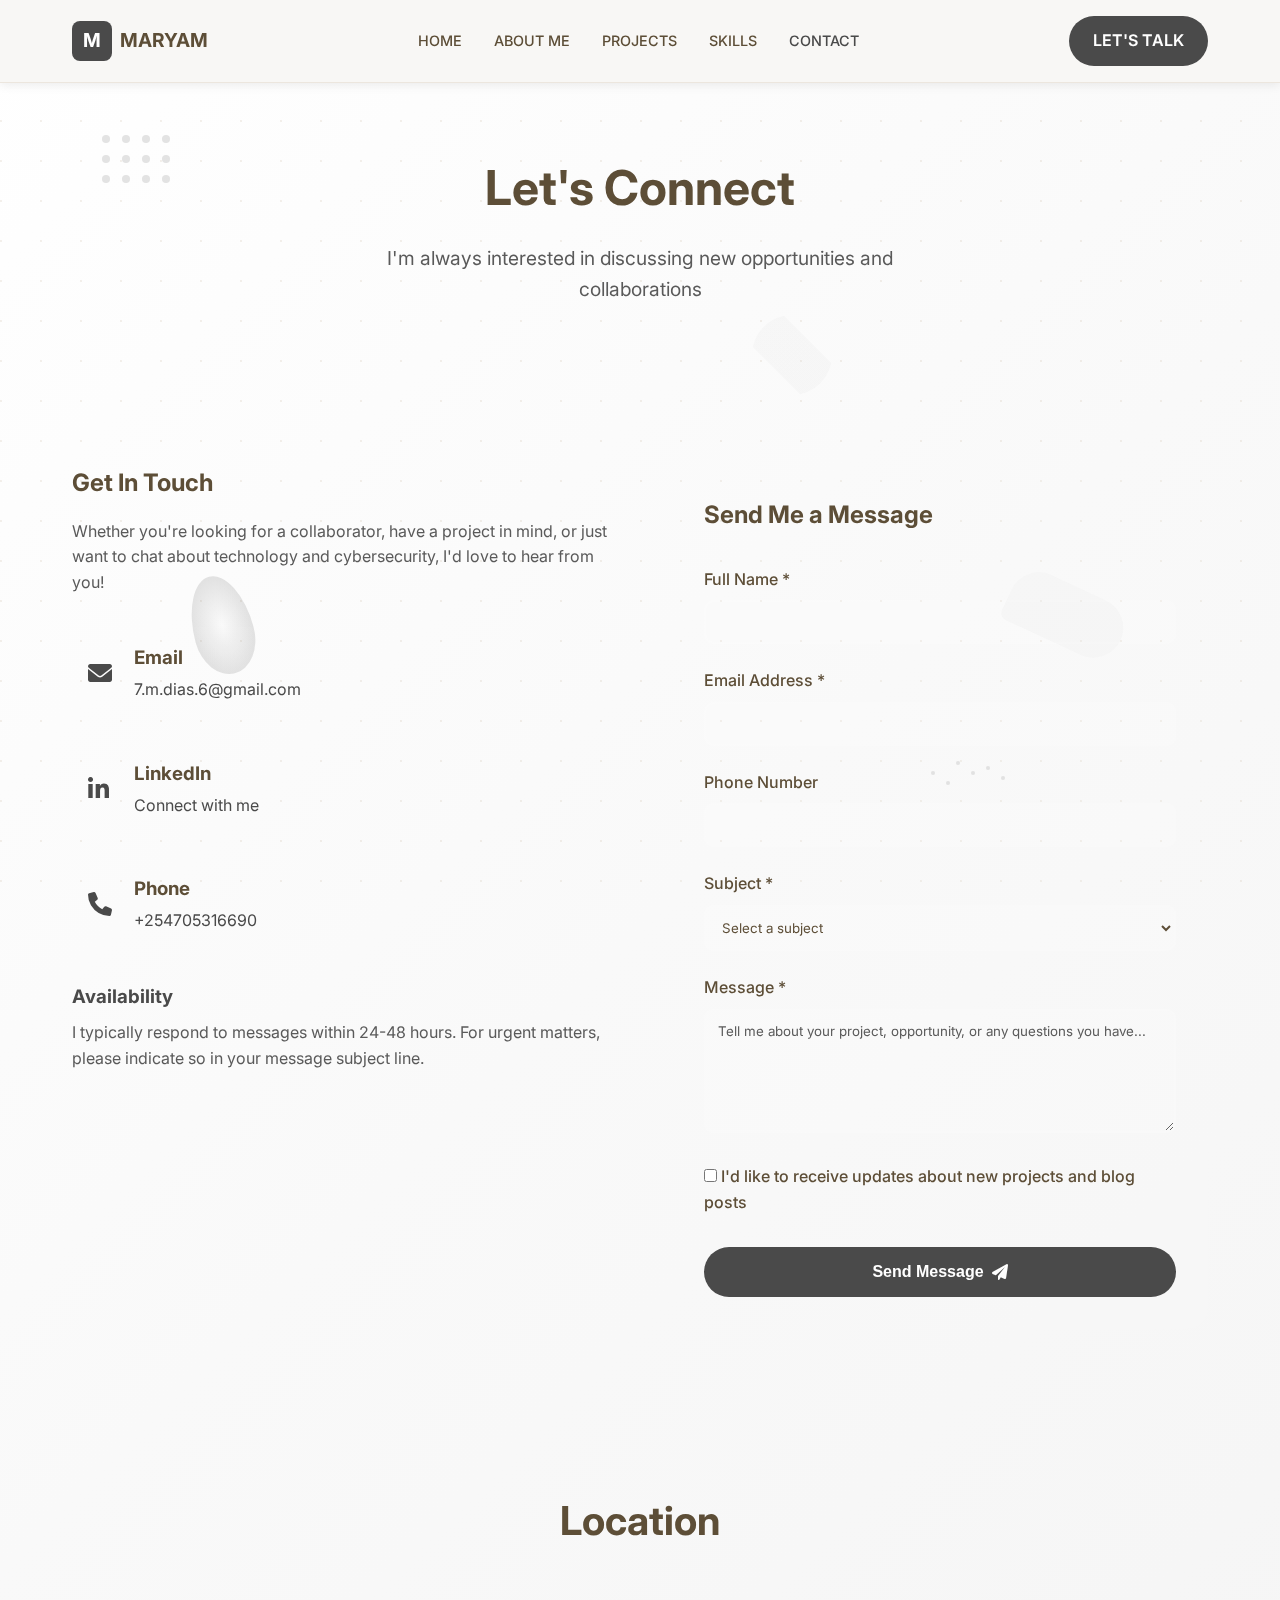
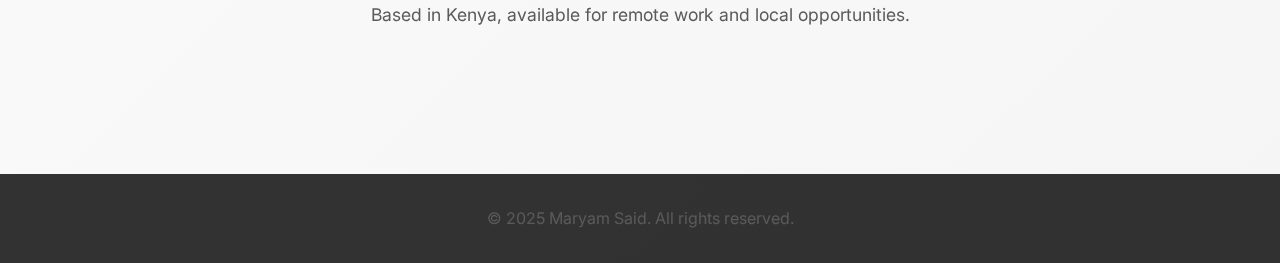
<file: contact.html>
<!DOCTYPE html>
<html lang="en">
<head>
    <meta charset="UTF-8">
    <meta name="viewport" content="width=device-width, initial-scale=1.0">
    <title>Contact - Maryam Said</title>
    <link rel="stylesheet" href="style.css">
    <link href="https://cdnjs.cloudflare.com/ajax/libs/font-awesome/6.0.0/css/all.min.css" rel="stylesheet">
</head>
<body>
    <!-- Animated Background -->
    <div class="animated-bg">
        <div class="grid-lines"></div>
        <div class="floating-shapes">
            <div class="shape shape-1"></div>
            <div class="shape shape-2"></div>
            <div class="shape shape-3"></div>
            <div class="shape shape-4"></div>
            <div class="shape shape-5"></div>
        </div>
        <div class="particles">
            <div class="particle"></div>
            <div class="particle"></div>
            <div class="particle"></div>
            <div class="particle"></div>
            <div class="particle"></div>
            <div class="particle"></div>
            <div class="particle"></div>
            <div class="particle"></div>
            <div class="particle"></div>
        </div>
    </div>

    <header class="navbar">
        <div class="nav-container">
            <div class="logo">
                <span class="logo-icon">M</span>
                <span class="logo-text">MARYAM</span>
            </div>
            <nav>
                <ul class="nav-menu">
                    <li><a href="index.html">HOME</a></li>
                    <li><a href="about.html">ABOUT ME</a></li>
                    <li><a href="projects.html">PROJECTS</a></li>
                    <li><a href="index.html#skills">SKILLS</a></li>
                    <li><a href="contact.html" class="active">CONTACT</a></li>
                </ul>
            </nav>
            <a href="contact.html" class="cta-button">LET'S TALK</a>
        </div>
    </header>

    <main>
        <section class="page-hero">
            <div class="container">
                <h1 class="page-title">Let's Connect</h1>
                <p class="page-subtitle">I'm always interested in discussing new opportunities and collaborations</p>
            </div>
        </section>

        <section class="contact-section">
            <div class="container">
                <div class="contact-grid">
                    <div class="contact-info-section">
                        <h2>Get In Touch</h2>
                        <p>Whether you're looking for a collaborator, have a project in mind, or just want to chat about technology and cybersecurity, I'd love to hear from you!</p>
                        
                        <div class="contact-methods">
                            <div class="contact-method">
                                <i class="fas fa-envelope"></i>
                                <div>
                                    <h3>Email</h3>
                                    <a href="mailto:7.m.dias.6@gmail.com">7.m.dias.6@gmail.com</a>
                                </div>
                            </div>
                            
                            <div class="contact-method">
                                <i class="fab fa-linkedin-in"></i>
                                <div>
                                    <h3>LinkedIn</h3>
                                    <a href="https://www.linkedin.com/in/maryam-said-545272351" target="_blank">Connect with me</a>
                                </div>
                            </div>
                            
                            <div class="contact-method">
                                <i class="fas fa-phone"></i>
                                <div>
                                    <h3>Phone</h3>
                                    <span>+254705316690</span>
                                </div>
                            </div>
                        </div>

                        <div class="availability">
                            <h3>Availability</h3>
                            <p>I typically respond to messages within 24-48 hours. For urgent matters, please indicate so in your message subject line.</p>
                        </div>
                    </div>

                    <div class="contact-form-section">
                        <form class="contact-form" id="contactForm">
                            <h2>Send Me a Message</h2>
                            
                            <div class="form-group">
                                <label for="name">Full Name *</label>
                                <input type="text" id="name" name="name" required>
                                <span class="error-message" id="nameError"></span>
                            </div>

                            <div class="form-group">
                                <label for="email">Email Address *</label>
                                <input type="email" id="email" name="email" required>
                                <span class="error-message" id="emailError"></span>
                            </div>

                            <div class="form-group">
                                <label for="phone">Phone Number</label>
                                <input type="tel" id="phone" name="phone">
                                <span class="error-message" id="phoneError"></span>
                            </div>

                            <div class="form-group">
                                <label for="subject">Subject *</label>
                                <select id="subject" name="subject" required>
                                    <option value="">Select a subject</option>
                                    <option value="collaboration">Collaboration Opportunity</option>
                                    <option value="project">Project Discussion</option>
                                    <option value="job">Job Opportunity</option>
                                    <option value="general">General Inquiry</option>
                                    <option value="other">Other</option>
                                </select>
                                <span class="error-message" id="subjectError"></span>
                            </div>

                            <div class="form-group">
                                <label for="message">Message *</label>
                                <textarea id="message" name="message" rows="6" required placeholder="Tell me about your project, opportunity, or any questions you have..."></textarea>
                                <span class="error-message" id="messageError"></span>
                            </div>

                            <div class="form-group checkbox-group">
                                <label class="checkbox-label">
                                    <input type="checkbox" id="newsletter" name="newsletter">
                                    <span class="checkmark"></span>
                                    I'd like to receive updates about new projects and blog posts
                                </label>
                            </div>

                            <button type="submit" class="submit-btn">
                                <span class="btn-text">Send Message</span>
                                <i class="fas fa-paper-plane"></i>
                            </button>

                            <div class="form-status" id="formStatus"></div>
                        </form>
                    </div>
                </div>
            </div>
        </section>

        <section class="map-section">
            <div class="container">
                <h2 class="section-title">Location</h2>
                <div class="location-info">
                    <p>Based in Kenya, available for remote work and local opportunities.</p>
                </div>
            </div>
        </section>
    </main>

    <footer class="footer">
        <div class="container">
            <p>&copy; 2025 Maryam Said. All rights reserved.</p>
        </div>
    </footer>

    <script src="script.js"></script>
</body>
</html>
</file>
<file: style.css>
/* Modern Portfolio Styles */
@import url('https://fonts.googleapis.com/css2?family=Inter:wght@300;400;500;600;700&display=swap');

* {
    margin: 0;
    padding: 0;
    box-sizing: border-box;
}

body {
    font-family: 'Inter', sans-serif;
    line-height: 1.6;
    color: #4a4a4a;
    background: linear-gradient(135deg, #ffffff 0%, #f9f9f9 50%, #f5f5f5 100%);
    overflow-x: hidden;
    position: relative;
}

/* Animated Background Elements */
.animated-bg {
    position: fixed;
    top: 0;
    left: 0;
    width: 100%;
    height: 100%;
    pointer-events: none;
    z-index: -1;
    overflow: hidden;
}

.floating-shapes {
    position: absolute;
    width: 100%;
    height: 100%;
}

.shape {
    position: absolute;
    opacity: 0.15;
    animation: float 6s ease-in-out infinite;
}

/* Decorative dots pattern */
.shape-1 {
    top: 15%;
    left: 8%;
    width: 8px;
    height: 8px;
    background: #4a4a4a;
    border-radius: 50%;
    animation-delay: 0s;
    box-shadow: 
        20px 0 0 #4a4a4a,
        40px 0 0 #4a4a4a,
        60px 0 0 #4a4a4a,
        0 20px 0 #4a4a4a,
        20px 20px 0 #4a4a4a,
        40px 20px 0 #4a4a4a,
        60px 20px 0 #4a4a4a,
        0 40px 0 #4a4a4a,
        20px 40px 0 #4a4a4a,
        40px 40px 0 #4a4a4a,
        60px 40px 0 #4a4a4a;
    animation-duration: 8s;
}

.shape-2 {
    top: 65%;
    right: 12%;
    width: 120px;
    height: 60px;
    background: #e0e0e0;
    border-radius: 80px 80px 80px 20px;
    animation-delay: 2s;
    animation-duration: 10s;
    transform: rotate(25deg);
}

/* Organic leaf shape */
.shape-3 {
    bottom: 25%;
    left: 15%;
    width: 60px;
    height: 100px;
    background: radial-gradient(ellipse at center, #f0f0f0 0%, #4a4a4a 70%);
    border-radius: 50% 50% 50% 50% / 60% 60% 40% 40%;
    animation-delay: 4s;
    animation-duration: 7s;
    transform: rotate(-15deg);
}

/* Abstract curved shape */
.shape-4 {
    top: 35%;
    right: 35%;
    width: 80px;
    height: 80px;
    background: linear-gradient(45deg, transparent 30%, #e0e0e0 31%, #e0e0e0 69%, transparent 70%);
    border-radius: 50%;
    animation-delay: 1s;
    animation-duration: 12s;
}

/* Small decorative elements */
.shape-5 {
    bottom: 15%;
    right: 25%;
    width: 4px;
    height: 4px;
    background: #4a4a4a;
    border-radius: 50%;
    animation-delay: 3s;
    animation-duration: 9s;
    box-shadow: 
        15px 10px 0 #4a4a4a,
        30px 5px 0 #4a4a4a,
        45px 15px 0 #4a4a4a,
        -10px 20px 0 #4a4a4a,
        -25px 10px 0 #4a4a4a;
}

/* Floating particles */
.particles {
    position: absolute;
    width: 100%;
    height: 100%;
}

.particle {
    position: absolute;
    width: 4px;
    height: 4px;
    background: #e0e0e0;
    border-radius: 50%;
    opacity: 0.4;
    animation: floatUp 15s linear infinite;
}

.particle:nth-child(1) {
    left: 10%;
    animation-delay: 0s;
    animation-duration: 12s;
}

.particle:nth-child(2) {
    left: 20%;
    animation-delay: 2s;
    animation-duration: 18s;
}

.particle:nth-child(3) {
    left: 30%;
    animation-delay: 4s;
    animation-duration: 14s;
}

.particle:nth-child(4) {
    left: 40%;
    animation-delay: 1s;
    animation-duration: 16s;
}

.particle:nth-child(5) {
    left: 50%;
    animation-delay: 3s;
    animation-duration: 13s;
}

.particle:nth-child(6) {
    left: 60%;
    animation-delay: 5s;
    animation-duration: 17s;
}

.particle:nth-child(7) {
    left: 70%;
    animation-delay: 0.5s;
    animation-duration: 15s;
}

.particle:nth-child(8) {
    left: 80%;
    animation-delay: 2.5s;
    animation-duration: 19s;
}

.particle:nth-child(9) {
    left: 90%;
    animation-delay: 4.5s;
    animation-duration: 11s;
}

/* Moving grid lines */
.grid-lines {
    position: absolute;
    top: 0;
    left: 0;
    width: 100%;
    height: 100%;
    background-image: 
        radial-gradient(circle at 1px 1px, rgba(184, 160, 130, 0.15) 1px, transparent 0);
    background-size: 40px 40px;
    animation: moveGrid 25s linear infinite;
}

/* Keyframes for animations */
@keyframes float {
    0%, 100% { transform: translateY(0px) rotate(0deg); }
    50% { transform: translateY(-20px) rotate(180deg); }
}

@keyframes floatUp {
    0% {
        transform: translateY(100vh) scale(0);
        opacity: 0;
    }
    10% {
        opacity: 0.6;
    }
    90% {
        opacity: 0.6;
    }
    100% {
        transform: translateY(-100px) scale(1);
        opacity: 0;
    }
}

@keyframes moveGrid {
    0% { transform: translate(0, 0); }
    100% { transform: translate(50px, 50px); }
}

/* Navigation */
.navbar {
    position: fixed;
    top: 0;
    width: 100%;
    background: rgba(248, 247, 244, 0.95);
    backdrop-filter: blur(10px);
    z-index: 1000;
    padding: 1rem 0;
    border-bottom: 1px solid rgba(184, 160, 130, 0.2);
    box-shadow: 0 2px 10px rgba(0, 0, 0, 0.08);
}

.nav-container {
    max-width: 1200px;
    margin: 0 auto;
    display: flex;
    justify-content: space-between;
    align-items: center;
    padding: 0 2rem;
}

.logo {
    display: flex;
    align-items: center;
    gap: 0.5rem;
}

.logo-icon {
    background: #4a4a4a;
    color: white;
    width: 40px;
    height: 40px;
    border-radius: 8px;
    display: flex;
    align-items: center;
    justify-content: center;
    font-weight: 700;
    font-size: 1.2rem;
}

.logo-text {
    font-weight: 700;
    font-size: 1.2rem;
    color: #5d4e37;
}

.nav-menu {
    display: flex;
    list-style: none;
    gap: 2rem;
}

.nav-menu a {
    color: #5d4e37;
    text-decoration: none;
    font-weight: 500;
    font-size: 0.9rem;
    transition: color 0.3s ease;
}

.nav-menu a:hover {
    color: #4a4a4a;
}

.cta-button {
    background: #4a4a4a;
    color: white;
    padding: 0.75rem 1.5rem;
    border-radius: 25px;
    text-decoration: none;
    font-weight: 600;
    transition: all 0.3s ease;
}

.cta-button:hover {
    background: #a08b73;
    transform: translateY(-2px);
}

/* Hero Section */
.hero {
    min-height: 100vh;
    display: flex;
    align-items: center;
    padding: 120px 0 80px;
    position: relative;
    overflow: hidden;
}

/* Decorative corner elements */
.hero::before {
    content: '';
    position: absolute;
    top: 100px;
    right: 50px;
    width: 120px;
    height: 120px;
    background: radial-gradient(circle at 4px 4px, #e0e0e0 2px, transparent 2px);
    background-size: 25px 25px;
    opacity: 0.3;
    z-index: 1;
}

.hero::after {
    content: '';
    position: absolute;
    bottom: 80px;
    left: 30px;
    width: 150px;
    height: 80px;
    background: linear-gradient(45deg, transparent 30%, rgba(212, 196, 168, 0.2) 31%, rgba(212, 196, 168, 0.2) 69%, transparent 70%);
    border-radius: 50px;
    z-index: 1;
}

.hero-container {
    max-width: 1200px;
    margin: 0 auto;
    padding: 0 2rem;
    display: grid;
    grid-template-columns: 1fr 1fr;
    gap: 4rem;
    align-items: center;
}

.hero-subtitle {
    color: #5a5a5a;
    font-size: 0.9rem;
    font-weight: 500;
    letter-spacing: 2px;
    margin-bottom: 1rem;
}

.hero-title {
    font-size: 3.5rem;
    font-weight: 700;
    line-height: 1.2;
    margin-bottom: 1.5rem;
}

.highlight {
    color: #4a4a4a;
}

.hero-description {
    font-size: 1.1rem;
    color: #5a5a5a;
    line-height: 1.6;
    margin-bottom: 2.5rem;
}

.hero-buttons {
    display: flex;
    align-items: center;
    gap: 2rem;
}

.btn-primary {
    background: #4a4a4a;
    color: white;
    padding: 1rem 2rem;
    border-radius: 30px;
    text-decoration: none;
    font-weight: 600;
    display: flex;
    align-items: center;
    gap: 0.5rem;
    transition: all 0.3s ease;
}

.btn-primary:hover {
    background: #a08b73;
    transform: translateY(-2px);
}

.social-links {
    display: flex;
    gap: 1rem;
}

.social-link {
    width: 45px;
    height: 45px;
    background: rgba(139, 115, 85, 0.2);
    border-radius: 50%;
    display: flex;
    align-items: center;
    justify-content: center;
    color: #4a4a4a;
    text-decoration: none;
    transition: all 0.3s ease;
}

.social-link:hover {
    background: #4a4a4a;
    color: white;
    transform: translateY(-2px);
}

/* Hero Image */
.hero-image {
    position: relative;
    display: flex;
    justify-content: center;
    align-items: center;
}

.image-placeholder {
    width: 300px;
    height: 400px;
    background: rgba(255, 255, 255, 0.1);
    border-radius: 20px;
    display: flex;
    align-items: center;
    justify-content: center;
    font-size: 4rem;
    color: #4a4a4a;
    position: relative;
    z-index: 2;
    overflow: hidden;
}

.profile-image {
    width: 100%;
    height: 100%;
    object-fit: cover;
    border-radius: 20px;
}

.decorative-elements {
    position: absolute;
    inset: 0;
}

.circle {
    position: absolute;
    border: 2px solid rgba(255, 105, 180, 0.3);
    border-radius: 50%;
}

.circle-1 {
    width: 100px;
    height: 100px;
    top: -20px;
    right: -20px;
}

.circle-2 {
    width: 60px;
    height: 60px;
    bottom: 50px;
    left: -30px;
    background: rgba(255, 105, 180, 0.2);
}

.lines {
    position: absolute;
    right: -50px;
    top: 50%;
    transform: translateY(-50%);
    width: 100px;
    height: 200px;
    background: linear-gradient(90deg, transparent 0%, rgba(255, 105, 180, 0.1) 50%, transparent 100%);
    background-size: 20px 20px;
    background-image: repeating-linear-gradient(0deg, rgba(255, 105, 180, 0.2) 0px, rgba(255, 105, 180, 0.2) 2px, transparent 2px, transparent 20px);
}

/* Sections */
.container {
    max-width: 1200px;
    margin: 0 auto;
    padding: 0 2rem;
}

section {
    padding: 80px 0;
}

.section-title {
    font-size: 2.5rem;
    font-weight: 700;
    text-align: center;
    margin-bottom: 3rem;
    color: #5d4e37;
}

/* About Section */
.about {
    background: rgba(255, 255, 255, 0.05);
}

.about-content {
    max-width: 800px;
    margin: 0 auto;
    text-align: center;
}

.about-content p {
    font-size: 1.1rem;
    color: #5a5a5a;
    margin-bottom: 1.5rem;
    line-height: 1.8;
}

/* Projects Section */
.projects-grid {
    display: grid;
    grid-template-columns: repeat(auto-fit, minmax(350px, 1fr));
    gap: 2rem;
    margin-top: 3rem;
}

.project-card {
    background: rgba(255, 255, 255, 0.1);
    border-radius: 20px;
    padding: 2.5rem;
    text-align: center;
    transition: transform 0.3s ease;
}

.project-card:hover {
    transform: translateY(-10px);
}

.project-icon {
    width: 80px;
    height: 80px;
    background: #4a4a4a;
    border-radius: 20px;
    display: flex;
    align-items: center;
    justify-content: center;
    margin: 0 auto 1.5rem;
    font-size: 2rem;
    color: #5d4e37;
}

.project-card h3 {
    font-size: 1.5rem;
    font-weight: 600;
    margin-bottom: 1rem;
    color: #5d4e37;
}

.project-card p {
    color: #5a5a5a;
    margin-bottom: 1.5rem;
    line-height: 1.6;
}

.project-tech {
    display: flex;
    gap: 0.5rem;
    justify-content: center;
    flex-wrap: wrap;
}

.tech-tag {
    background: rgba(255, 105, 180, 0.2);
    color: #4a4a4a;
    padding: 0.25rem 0.75rem;
    border-radius: 15px;
    font-size: 0.8rem;
    font-weight: 500;
}

/* Skills Section */
.skills {
    background: rgba(255, 255, 255, 0.05);
}

.skills-grid {
    display: grid;
    grid-template-columns: repeat(auto-fit, minmax(250px, 1fr));
    gap: 2rem;
    margin-top: 3rem;
}

.skill-item {
    text-align: center;
    padding: 2rem;
}

.skill-item i {
    font-size: 3rem;
    color: #4a4a4a;
    margin-bottom: 1rem;
}

.skill-item h3 {
    font-size: 1.3rem;
    margin-bottom: 1rem;
    color: #5d4e37;
}

.skill-item p {
    color: #5a5a5a;
}

/* Contact Section */
.contact-description {
    text-align: center;
    font-size: 1.1rem;
    color: #5a5a5a;
    margin-bottom: 2rem;
    max-width: 600px;
    margin-left: auto;
    margin-right: auto;
}

.contact-info {
    display: flex;
    justify-content: center;
    gap: 2rem;
    flex-wrap: wrap;
}

.contact-link {
    display: flex;
    align-items: center;
    gap: 0.5rem;
    color: #4a4a4a;
    text-decoration: none;
    font-size: 1.1rem;
    font-weight: 500;
    transition: color 0.3s ease;
}

.contact-link:hover {
    color: #5d4e37;
}

/* Success Message Banner */
.success-banner {
    background: linear-gradient(135deg, #4caf50, #45a049);
    color: white;
    padding: 1rem;
    position: fixed;
    top: 0;
    left: 0;
    right: 0;
    z-index: 1000;
    box-shadow: 0 2px 10px rgba(0,0,0,0.1);
}

.success-content {
    display: flex;
    align-items: center;
    justify-content: center;
    gap: 1rem;
    max-width: 1200px;
    margin: 0 auto;
    position: relative;
}

.success-content i {
    font-size: 1.2rem;
}

.close-btn {
    position: absolute;
    right: 0;
    background: none;
    border: none;
    color: white;
    font-size: 1.5rem;
    cursor: pointer;
    padding: 0.5rem;
    line-height: 1;
}

.close-btn:hover {
    opacity: 0.8;
}

/* Hamburger Menu - Mobile Navigation */
.hamburger {
    display: none; /* Hidden by default, shown only on mobile */
    flex-direction: column;
    cursor: pointer;
    z-index: 1001;
    padding: 10px;
    position: relative;
    background: transparent;
    border: none;
    pointer-events: auto;
}

.hamburger:hover {
    background-color: rgba(184, 160, 130, 0.1);
    border-radius: 8px;
}

.hamburger:active {
    background-color: rgba(184, 160, 130, 0.2);
}

.hamburger-line {
    width: 25px;
    height: 3px;
    background-color: #4a4a4a;
    margin: 3px 0;
    transition: 0.3s;
    border-radius: 2px;
    pointer-events: none; /* Prevent clicks on lines from interfering */
}

.hamburger.active .hamburger-line:nth-child(1) {
    transform: rotate(-45deg) translate(-5px, 6px);
}

.hamburger.active .hamburger-line:nth-child(2) {
    opacity: 0;
}

.hamburger.active .hamburger-line:nth-child(3) {
    transform: rotate(45deg) translate(-5px, -6px);
}

/* Responsive Design */
@media (max-width: 768px) {
    .nav-container {
        padding: 0 1rem;
    }
    
    .hamburger {
        display: flex;
    }
    
    .nav-menu {
        position: fixed;
        left: -100%;
        top: 70px;
        flex-direction: column;
        background-color: rgba(248, 247, 244, 0.98);
        width: 100%;
        text-align: center;
        transition: 0.3s;
        box-shadow: 0 10px 27px rgba(0, 0, 0, 0.05);
        backdrop-filter: blur(10px);
        z-index: 1000;
        padding: 2rem 0;
    }

    .nav-menu.active {
        left: 0;
    }

    .nav-menu li {
        margin: 1rem 0;
    }

    .nav-menu li a {
        font-size: 1.2rem;
        font-weight: 500;
    }

    .cta-button {
        display: none;
    }
    
    .hero-container {
        grid-template-columns: 1fr;
        gap: 2rem;
        text-align: center;
    }
    
    .hero-title {
        font-size: 2.5rem;
    }
    
    .hero-buttons {
        justify-content: center;
        flex-direction: column;
        align-items: center;
        gap: 1.5rem;
    }
    
    .image-placeholder {
        width: 250px;
        height: 300px;
    }
    
    .projects-grid {
        grid-template-columns: 1fr;
    }
    
    .contact-info {
        flex-direction: column;
        align-items: center;
    }
}

/* Additional Page Styles */
.page-hero {
    padding: 150px 0 80px;
    text-align: center;
}

.page-title {
    font-size: 3rem;
    font-weight: 700;
    margin-bottom: 1rem;
    color: #5d4e37;
}

.page-subtitle {
    font-size: 1.2rem;
    color: #5a5a5a;
    max-width: 600px;
    margin: 0 auto;
}

/* About Page Styles */
.about-detailed {
    padding: 80px 0;
}

.about-grid {
    display: grid;
    grid-template-columns: 1fr 1fr;
    gap: 4rem;
    align-items: start;
}

.about-text h2 {
    font-size: 2rem;
    margin-bottom: 1.5rem;
    color: #5d4e37;
}

.about-text h3 {
    font-size: 1.5rem;
    margin: 2rem 0 1rem;
    color: #4a4a4a;
}

.about-text p {
    color: #5a5a5a;
    margin-bottom: 1.5rem;
    line-height: 1.8;
}

.drive-list {
    list-style: none;
    margin-top: 1rem;
}

.drive-list li {
    display: flex;
    align-items: center;
    gap: 1rem;
    margin-bottom: 1rem;
    color: #5a5a5a;
}

.drive-list i {
    color: #4a4a4a;
    width: 20px;
}

.project-highlights {
    list-style: none;
    margin: 1rem 0;
}

.project-highlights li {
    margin-bottom: 0.8rem;
    padding-left: 1rem;
    position: relative;
    color: #5a5a5a;
}

.project-highlights li:before {
    content: "→";
    position: absolute;
    left: 0;
    color: #4a4a4a;
    font-weight: bold;
}

.project-highlights strong {
    color: #5d4e37;
}

.about-photo {
    width: 100%;
    border-radius: 20px;
    margin-bottom: 2rem;
}

.stats-grid {
    display: grid;
    grid-template-columns: 1fr 1fr;
    gap: 1rem;
}

.stat-item {
    background: rgba(255, 255, 255, 0.1);
    padding: 1.5rem;
    border-radius: 15px;
    text-align: center;
}

.stat-item h3 {
    font-size: 2rem;
    color: #4a4a4a;
    margin-bottom: 0.5rem;
}

.stat-item p {
    color: #5a5a5a;
    font-size: 0.9rem;
}

/* Education Timeline */
.education {
    background: rgba(255, 255, 255, 0.05);
    padding: 80px 0;
}

.timeline {
    max-width: 800px;
    margin: 0 auto;
}

.timeline-item {
    position: relative;
    padding-left: 2rem;
    margin-bottom: 2rem;
}

.timeline-item::before {
    content: '';
    position: absolute;
    left: 0;
    top: 0;
    width: 3px;
    height: 100%;
    background: #4a4a4a;
}

.timeline-item::after {
    content: '';
    position: absolute;
    left: -6px;
    top: 0;
    width: 15px;
    height: 15px;
    border-radius: 50%;
    background: #4a4a4a;
}

.timeline-content h3 {
    color: #5d4e37;
    margin-bottom: 0.5rem;
}

.timeline-date {
    color: #4a4a4a;
    font-weight: 600;
    margin-bottom: 1rem;
}

.timeline-content p {
    color: #5a5a5a;
    line-height: 1.6;
}

/* Projects Page Styles */
.project-filters {
    display: flex;
    justify-content: center;
    gap: 1rem;
    margin-bottom: 3rem;
    flex-wrap: wrap;
}

.filter-btn {
    background: rgba(255, 255, 255, 0.1);
    color: #5a5a5a;
    border: none;
    padding: 0.75rem 1.5rem;
    border-radius: 25px;
    cursor: pointer;
    transition: all 0.3s ease;
}

.filter-btn.active,
.filter-btn:hover {
    background: #4a4a4a;
    color: #5d4e37;
}

.projects-grid-detailed {
    display: grid;
    grid-template-columns: 1fr;
    gap: 3rem;
}

.project-card-detailed {
    background: rgba(255, 255, 255, 0.1);
    border-radius: 20px;
    overflow: hidden;
    display: grid;
    grid-template-columns: 1fr 2fr;
    gap: 2rem;
    transition: transform 0.3s ease;
}

.project-card-detailed:hover {
    transform: translateY(-5px);
}

.project-image {
    position: relative;
    overflow: hidden;
}

.project-image img {
    width: 100%;
    height: 300px;
    object-fit: cover;
}

.project-overlay {
    position: absolute;
    top: 0;
    left: 0;
    right: 0;
    bottom: 0;
    background: rgba(0, 0, 0, 0.8);
    display: flex;
    align-items: center;
    justify-content: center;
    gap: 1rem;
    opacity: 0;
    transition: opacity 0.3s ease;
}

.project-image:hover .project-overlay {
    opacity: 1;
}

.project-link,
.project-code {
    width: 50px;
    height: 50px;
    background: #4a4a4a;
    border-radius: 50%;
    display: flex;
    align-items: center;
    justify-content: center;
    color: #5d4e37;
    text-decoration: none;
    transition: transform 0.3s ease;
}

.project-link:hover,
.project-code:hover {
    transform: scale(1.1);
}

.project-content {
    padding: 2rem;
}

.project-content h3 {
    color: #5d4e37;
    font-size: 1.5rem;
    margin-bottom: 1rem;
}

.project-content > p {
    color: #5a5a5a;
    margin-bottom: 1.5rem;
    line-height: 1.6;
}

.project-features h4 {
    color: #4a4a4a;
    margin-bottom: 0.5rem;
}

.project-features ul {
    color: #5a5a5a;
    margin-bottom: 1.5rem;
}

.project-features li {
    margin-bottom: 0.25rem;
}

/* Future Projects */
.future-projects {
    background: rgba(255, 255, 255, 0.05);
    padding: 80px 0;
}

.future-grid {
    display: grid;
    grid-template-columns: repeat(auto-fit, minmax(250px, 1fr));
    gap: 2rem;
    margin-top: 3rem;
}

.future-card {
    background: rgba(255, 255, 255, 0.1);
    padding: 2rem;
    border-radius: 20px;
    text-align: center;
    transition: transform 0.3s ease;
}

.future-card:hover {
    transform: translateY(-5px);
}

.future-card i {
    font-size: 3rem;
    color: #4a4a4a;
    margin-bottom: 1rem;
}

.future-card h3 {
    color: #5d4e37;
    margin-bottom: 1rem;
}

.future-card p {
    color: #5a5a5a;
}

/* Contact Page Styles */
.contact-section {
    padding: 80px 0;
}

.contact-grid {
    display: grid;
    grid-template-columns: 1fr 1fr;
    gap: 4rem;
}

.contact-info-section h2 {
    color: #5d4e37;
    margin-bottom: 1rem;
}

.contact-info-section > p {
    color: #5a5a5a;
    margin-bottom: 2rem;
    line-height: 1.6;
}

.contact-methods {
    margin-bottom: 2rem;
}

.contact-method {
    display: flex;
    align-items: center;
    gap: 1rem;
    margin-bottom: 1.5rem;
    padding: 1rem;
    background: rgba(255, 255, 255, 0.05);
    border-radius: 10px;
}

.contact-method i {
    font-size: 1.5rem;
    color: #4a4a4a;
    width: 30px;
}

.contact-method h3 {
    color: #5d4e37;
    margin-bottom: 0.25rem;
}

.contact-method a {
    color: #4a4a4a;
    text-decoration: none;
}

.contact-method a:hover {
    color: #5d4e37;
}

.availability h3 {
    color: #4a4a4a;
    margin-bottom: 0.5rem;
}

.availability p {
    color: #5a5a5a;
}

/* Contact Form */
.contact-form {
    background: rgba(255, 255, 255, 0.1);
    padding: 2rem;
    border-radius: 20px;
}

.contact-form h2 {
    color: #5d4e37;
    margin-bottom: 2rem;
}

.form-group {
    margin-bottom: 1.5rem;
}

.form-group label {
    display: block;
    color: #5d4e37;
    margin-bottom: 0.5rem;
    font-weight: 500;
}

.form-group input,
.form-group select,
.form-group textarea {
    width: 100%;
    padding: 0.75rem;
    border: 2px solid rgba(255, 255, 255, 0.1);
    border-radius: 10px;
    background: rgba(255, 255, 255, 0.05);
    color: #5d4e37;
    font-family: inherit;
    transition: border-color 0.3s ease;
}

.form-group input:focus,
.form-group select:focus,
.form-group textarea:focus {
    outline: none;
    border-color: #4a4a4a;
}

.form-group input::placeholder,
.form-group textarea::placeholder {
    color: #5a5a5a;
}

.error-message {
    color: #6f6768;
    font-size: 0.875rem;
    margin-top: 0.25rem;
    display: block;
}

.checkbox-group {
    display: flex;
    align-items: center;
    gap: 0.5rem;
}

.checkbox-label {
    display: flex;
    align-items: center;
    gap: 0.5rem;
    cursor: pointer;
    color: #5a5a5a;
}

.checkbox-label input[type="checkbox"] {
    width: auto;
}

.submit-btn {
    background: #4a4a4a;
    color: white;
    border: none;
    padding: 1rem 2rem;
    border-radius: 25px;
    font-size: 1rem;
    font-weight: 600;
    cursor: pointer;
    display: flex;
    align-items: center;
    gap: 0.5rem;
    transition: all 0.3s ease;
    width: 100%;
    justify-content: center;
}

.submit-btn:hover {
    background: #a08b73;
    transform: translateY(-2px);
}

.form-status {
    margin-top: 1rem;
    padding: 1rem;
    border-radius: 10px;
    text-align: center;
    display: none;
}

.form-status.success {
    background: rgba(39, 174, 96, 0.2);
    color: #27ae60;
    display: block;
}

.form-status.error {
    background: rgba(231, 76, 60, 0.2);
    color: #f1e1df;
    display: block;
}

/* Map Section */
.map-section {
    background: rgba(255, 255, 255, 0.05);
    padding: 80px 0;
    text-align: center;
}

.location-info p {
    color: #5a5a5a;
    font-size: 1.1rem;
}

/* Footer */
.footer {
    background: rgba(0, 0, 0, 0.8);
    padding: 2rem 0;
    text-align: center;
    margin-top: 4rem;
}

.footer p {
    color: #5a5a5a;
}

/* Navigation Active State */
.nav-menu a.active {
    color: #4a4a4a;
}

/* Additional Responsive Design */
@media (max-width: 768px) {
    .about-grid,
    .contact-grid {
        grid-template-columns: 1fr;
        gap: 2rem;
    }
    
    .project-card-detailed {
        grid-template-columns: 1fr;
    }
    
    .project-image img {
        height: 200px;
    }
    
    .page-title {
        font-size: 2rem;
    }
    
    .stats-grid {
        grid-template-columns: 1fr;
    }
}
</file>
